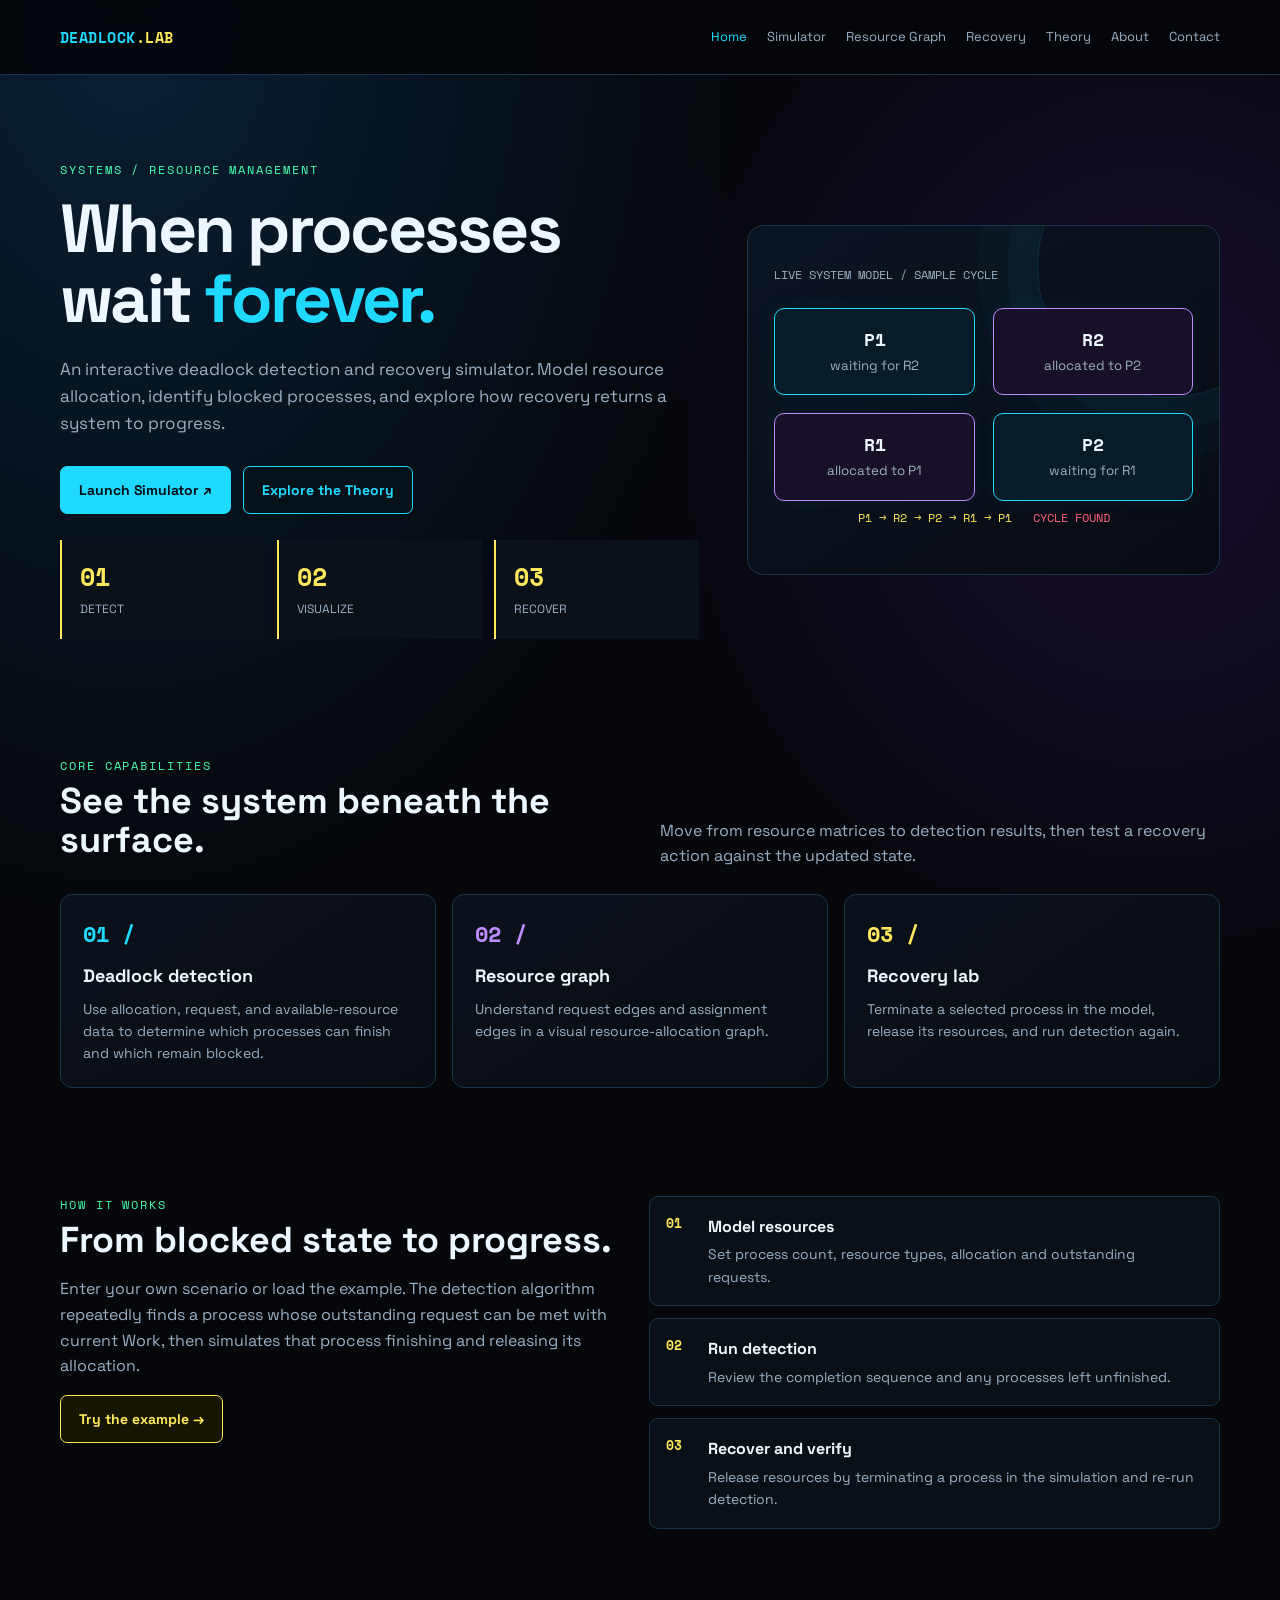
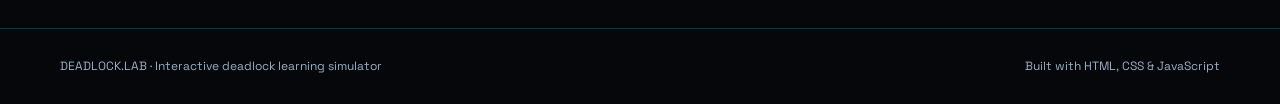
<file: Hackathon/Deadlock-Detection-Recovery-Simulator/index.html>
<!doctype html><html lang="en"><head><meta charset="utf-8"><meta name="viewport" content="width=device-width,initial-scale=1"><meta name="description" content="Interactive deadlock detection and recovery simulator"><title>Home | DEADLOCK.LAB</title><link rel="stylesheet" href="css/style.css"></head><body>
<header class="topbar"><div class="wrap nav">
<a class="brand" href="index.html">DEADLOCK<span>.LAB</span></a>
<button class="menu-btn" onclick="document.querySelector('.navlinks').classList.toggle('open')">MENU ☰</button>
<nav class="navlinks">
<a class="active" href="index.html">Home</a><a href="simulator.html">Simulator</a><a href="resource-graph.html">Resource Graph</a><a href="recovery.html">Recovery</a><a href="theory.html">Theory</a><a href="about.html">About</a><a href="contact.html">Contact</a>
</nav></div></header>
<main>
<section class="wrap hero"><div><div class="eyebrow">SYSTEMS / RESOURCE MANAGEMENT</div><h1>When processes<br>wait <em>forever.</em></h1><p>An interactive deadlock detection and recovery simulator. Model resource allocation, identify blocked processes, and explore how recovery returns a system to progress.</p><div class="actions"><a class="btn primary" href="simulator.html">Launch Simulator ↗</a><a class="btn" href="theory.html">Explore the Theory</a></div><div class="stats"><div class="stat"><strong>01</strong><span>DETECT</span></div><div class="stat"><strong>02</strong><span>VISUALIZE</span></div><div class="stat"><strong>03</strong><span>RECOVER</span></div></div></div>
<div class="hero-art"><div class="art-title">LIVE SYSTEM MODEL / SAMPLE CYCLE</div><div class="graph"><div class="node"><b>P1</b><small>waiting for R2</small></div><div class="node resource"><b>R2</b><small>allocated to P2</small></div><div class="node resource"><b>R1</b><small>allocated to P1</small></div><div class="node"><b>P2</b><small>waiting for R1</small></div></div><div class="graph-arrows">P1 → R2 → P2 → R1 → P1 &nbsp; <span style="color:var(--red)">CYCLE FOUND</span></div></div></section>
<section class="section"><div class="wrap"><div class="section-head"><div><div class="eyebrow">CORE CAPABILITIES</div><h2>See the system beneath the surface.</h2></div><p>Move from resource matrices to detection results, then test a recovery action against the updated state.</p></div><div class="grid3">
<article class="card"><div class="icon">01 /</div><h3>Deadlock detection</h3><p>Use allocation, request, and available-resource data to determine which processes can finish and which remain blocked.</p></article>
<article class="card"><div class="icon" style="color:var(--purple)">02 /</div><h3>Resource graph</h3><p>Understand request edges and assignment edges in a visual resource-allocation graph.</p></article>
<article class="card"><div class="icon" style="color:var(--yellow)">03 /</div><h3>Recovery lab</h3><p>Terminate a selected process in the model, release its resources, and run detection again.</p></article></div></div></section>
<section class="section"><div class="wrap two"><div><div class="eyebrow">HOW IT WORKS</div><h2>From blocked state to progress.</h2><p class="muted">Enter your own scenario or load the example. The detection algorithm repeatedly finds a process whose outstanding request can be met with current Work, then simulates that process finishing and releasing its allocation.</p><a class="btn yellow" href="simulator.html">Try the example →</a></div><div class="steps"><div class="step"><b>Model resources</b><p>Set process count, resource types, allocation and outstanding requests.</p></div><div class="step"><b>Run detection</b><p>Review the completion sequence and any processes left unfinished.</p></div><div class="step"><b>Recover and verify</b><p>Release resources by terminating a process in the simulation and re-run detection.</p></div></div></div></section>
</main><footer class="footer"><div class="wrap"><span>DEADLOCK.LAB · Interactive deadlock learning simulator</span><span>Built with HTML, CSS & JavaScript</span></div></footer><script src="js/app.js"></script></body></html>
</file>
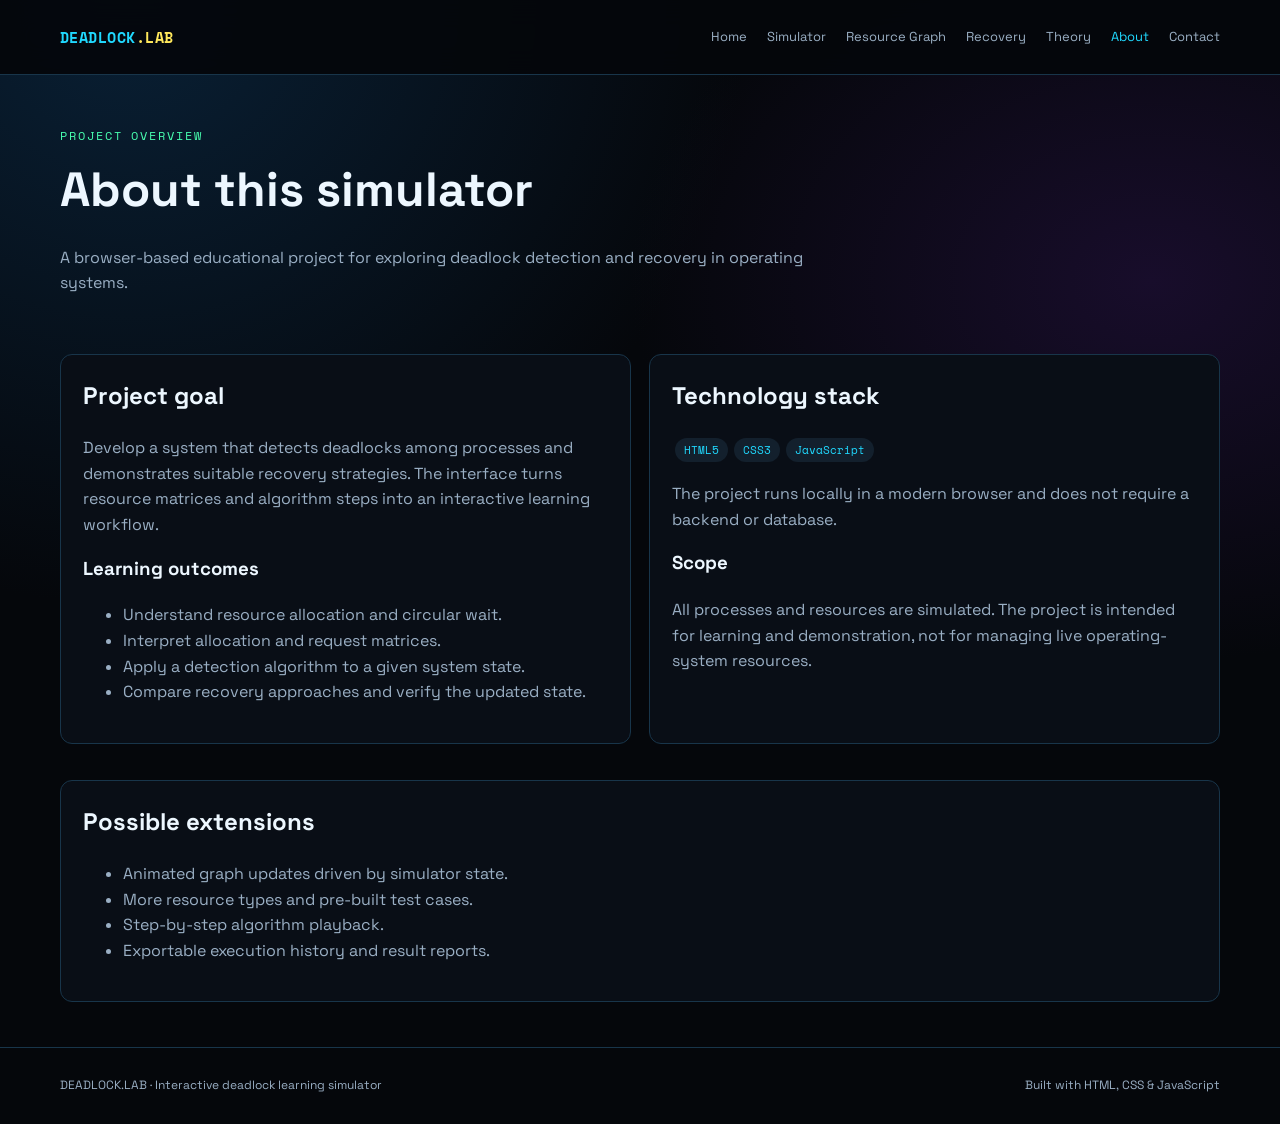
<file: Hackathon/Deadlock-Detection-Recovery-Simulator/about.html>
<!doctype html><html lang="en"><head><meta charset="utf-8"><meta name="viewport" content="width=device-width,initial-scale=1"><meta name="description" content="Interactive deadlock detection and recovery simulator"><title>About | DEADLOCK.LAB</title><link rel="stylesheet" href="css/style.css"></head><body>
<header class="topbar"><div class="wrap nav">
<a class="brand" href="index.html">DEADLOCK<span>.LAB</span></a>
<button class="menu-btn" onclick="document.querySelector('.navlinks').classList.toggle('open')">MENU ☰</button>
<nav class="navlinks">
<a href="index.html">Home</a><a href="simulator.html">Simulator</a><a href="resource-graph.html">Resource Graph</a><a href="recovery.html">Recovery</a><a href="theory.html">Theory</a><a class="active" href="about.html">About</a><a href="contact.html">Contact</a>
</nav></div></header>
<main>
<section class="wrap pagehead"><div class="eyebrow">PROJECT OVERVIEW</div><h1>About this simulator</h1><p>A browser-based educational project for exploring deadlock detection and recovery in operating systems.</p></section>
<section class="wrap"><div class="two"><div class="panel"><h2>Project goal</h2><p class="muted">Develop a system that detects deadlocks among processes and demonstrates suitable recovery strategies. The interface turns resource matrices and algorithm steps into an interactive learning workflow.</p><h3>Learning outcomes</h3><ul class="muted"><li>Understand resource allocation and circular wait.</li><li>Interpret allocation and request matrices.</li><li>Apply a detection algorithm to a given system state.</li><li>Compare recovery approaches and verify the updated state.</li></ul></div><div class="panel"><h2>Technology stack</h2><p><span class="pill">HTML5</span><span class="pill">CSS3</span><span class="pill">JavaScript</span></p><p class="muted">The project runs locally in a modern browser and does not require a backend or database.</p><h3>Scope</h3><p class="muted">All processes and resources are simulated. The project is intended for learning and demonstration, not for managing live operating-system resources.</p></div></div><div class="panel"><h2>Possible extensions</h2><ul class="muted"><li>Animated graph updates driven by simulator state.</li><li>More resource types and pre-built test cases.</li><li>Step-by-step algorithm playback.</li><li>Exportable execution history and result reports.</li></ul></div></section>
</main><footer class="footer"><div class="wrap"><span>DEADLOCK.LAB · Interactive deadlock learning simulator</span><span>Built with HTML, CSS & JavaScript</span></div></footer><script src="js/app.js"></script></body></html>
</file>
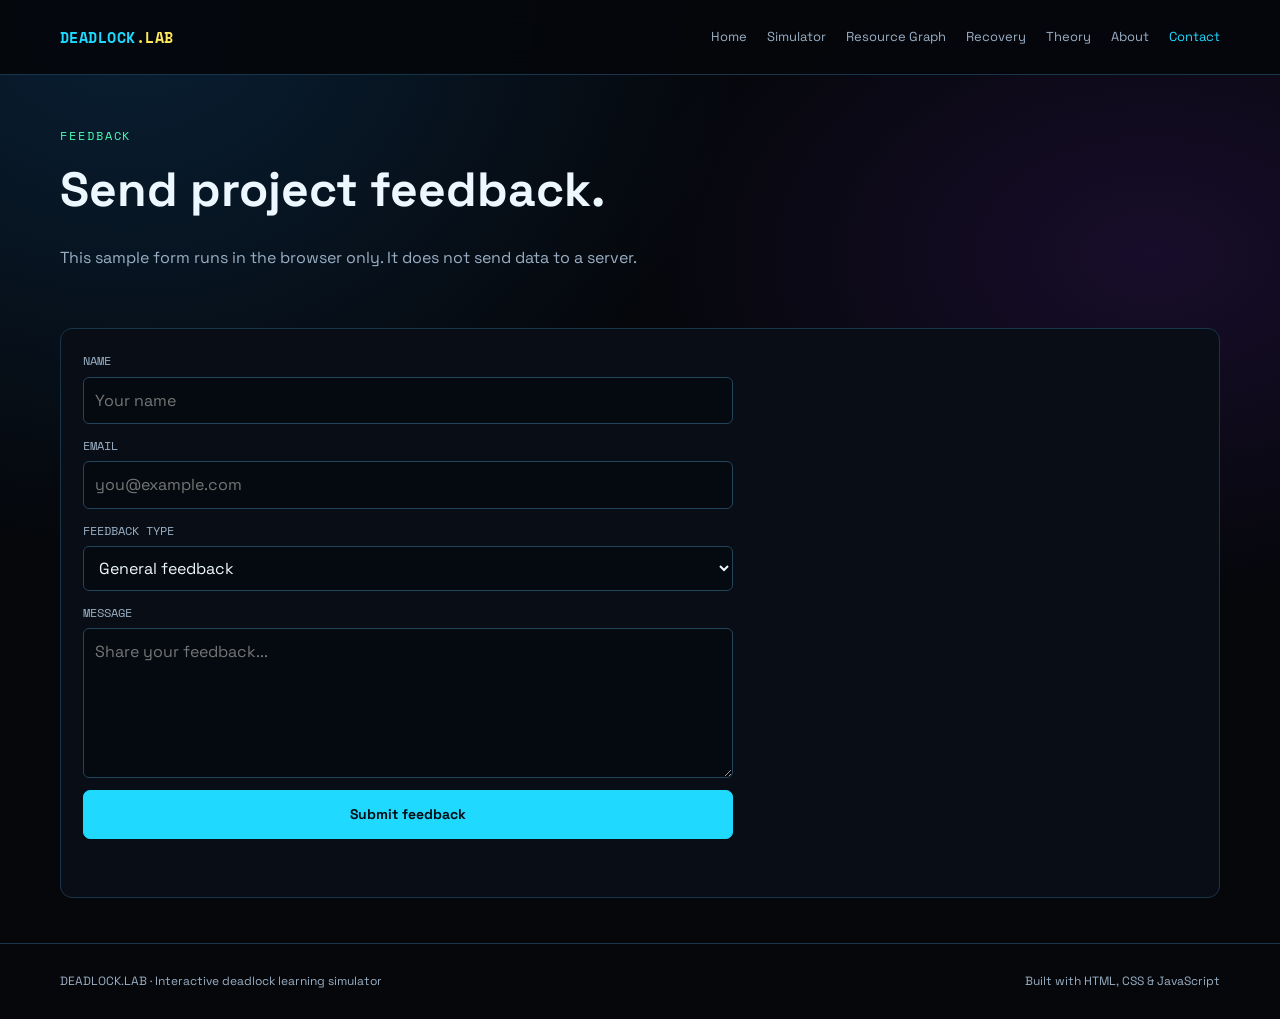
<file: Hackathon/Deadlock-Detection-Recovery-Simulator/contact.html>
<!doctype html><html lang="en"><head><meta charset="utf-8"><meta name="viewport" content="width=device-width,initial-scale=1"><meta name="description" content="Interactive deadlock detection and recovery simulator"><title>Contact | DEADLOCK.LAB</title><link rel="stylesheet" href="css/style.css"></head><body>
<header class="topbar"><div class="wrap nav">
<a class="brand" href="index.html">DEADLOCK<span>.LAB</span></a>
<button class="menu-btn" onclick="document.querySelector('.navlinks').classList.toggle('open')">MENU ☰</button>
<nav class="navlinks">
<a href="index.html">Home</a><a href="simulator.html">Simulator</a><a href="resource-graph.html">Resource Graph</a><a href="recovery.html">Recovery</a><a href="theory.html">Theory</a><a href="about.html">About</a><a class="active" href="contact.html">Contact</a>
</nav></div></header>
<main>
<section class="wrap pagehead"><div class="eyebrow">FEEDBACK</div><h1>Send project feedback.</h1><p>This sample form runs in the browser only. It does not send data to a server.</p></section>
<section class="wrap"><div class="panel"><form class="contact-form" id="feedback-form"><div class="field"><label for="feedback-name">NAME</label><input id="feedback-name" required placeholder="Your name"></div><div class="field"><label for="feedback-email">EMAIL</label><input id="feedback-email" type="email" placeholder="you@example.com"></div><div class="field"><label for="feedback-type">FEEDBACK TYPE</label><select id="feedback-type"><option>General feedback</option><option>Bug report</option><option>Feature suggestion</option></select></div><div class="field"><label for="feedback-message">MESSAGE</label><textarea id="feedback-message" rows="5" required placeholder="Share your feedback..."></textarea></div><button class="btn primary" type="submit">Submit feedback</button><p id="feedback-status" class="small" aria-live="polite"></p></form></div></section>
</main><footer class="footer"><div class="wrap"><span>DEADLOCK.LAB · Interactive deadlock learning simulator</span><span>Built with HTML, CSS & JavaScript</span></div></footer><script src="js/app.js"></script></body></html>
</file>
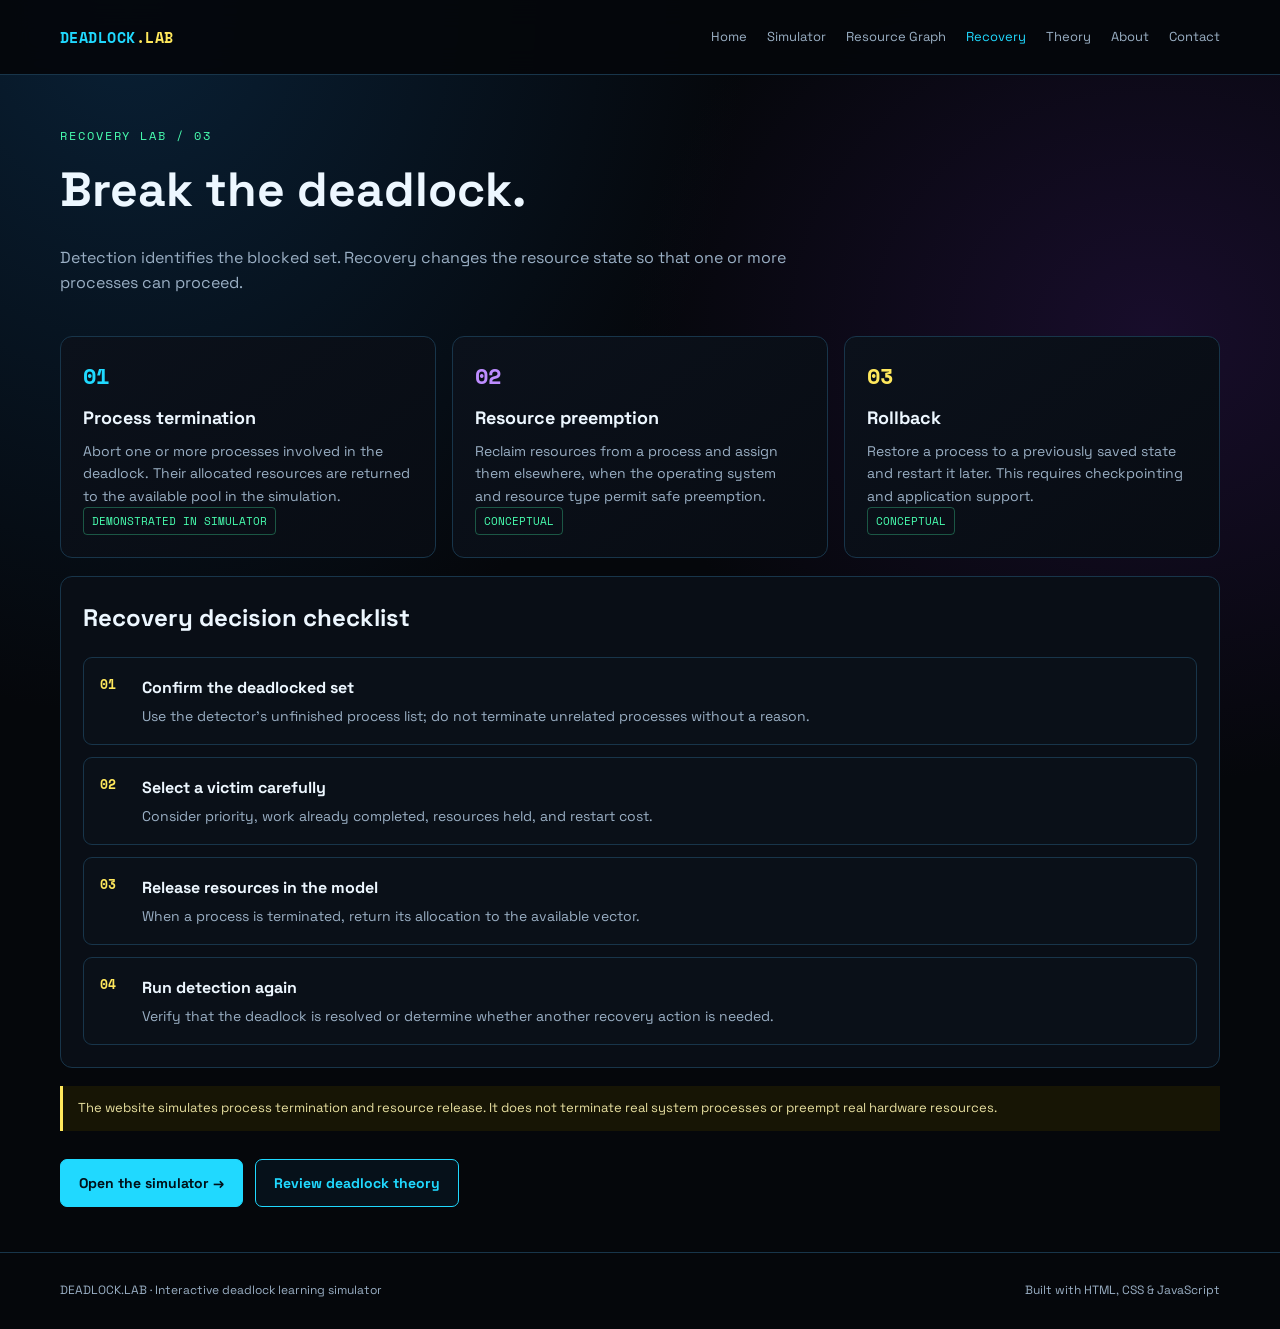
<file: Hackathon/Deadlock-Detection-Recovery-Simulator/recovery.html>
<!doctype html><html lang="en"><head><meta charset="utf-8"><meta name="viewport" content="width=device-width,initial-scale=1"><meta name="description" content="Interactive deadlock detection and recovery simulator"><title>Recovery | DEADLOCK.LAB</title><link rel="stylesheet" href="css/style.css"></head><body>
<header class="topbar"><div class="wrap nav">
<a class="brand" href="index.html">DEADLOCK<span>.LAB</span></a>
<button class="menu-btn" onclick="document.querySelector('.navlinks').classList.toggle('open')">MENU ☰</button>
<nav class="navlinks">
<a href="index.html">Home</a><a href="simulator.html">Simulator</a><a href="resource-graph.html">Resource Graph</a><a class="active" href="recovery.html">Recovery</a><a href="theory.html">Theory</a><a href="about.html">About</a><a href="contact.html">Contact</a>
</nav></div></header>
<main>
<section class="wrap pagehead"><div class="eyebrow">RECOVERY LAB / 03</div><h1>Break the deadlock.</h1><p>Detection identifies the blocked set. Recovery changes the resource state so that one or more processes can proceed.</p></section>
<section class="wrap">
<div class="grid3"><article class="card"><div class="icon">01</div><h3>Process termination</h3><p>Abort one or more processes involved in the deadlock. Their allocated resources are returned to the available pool in the simulation.</p><span class="tag">DEMONSTRATED IN SIMULATOR</span></article><article class="card"><div class="icon" style="color:var(--purple)">02</div><h3>Resource preemption</h3><p>Reclaim resources from a process and assign them elsewhere, when the operating system and resource type permit safe preemption.</p><span class="tag">CONCEPTUAL</span></article><article class="card"><div class="icon" style="color:var(--yellow)">03</div><h3>Rollback</h3><p>Restore a process to a previously saved state and restart it later. This requires checkpointing and application support.</p><span class="tag">CONCEPTUAL</span></article></div>
<div class="panel"><h2>Recovery decision checklist</h2><div class="steps"><div class="step"><b>Confirm the deadlocked set</b><p>Use the detector's unfinished process list; do not terminate unrelated processes without a reason.</p></div><div class="step"><b>Select a victim carefully</b><p>Consider priority, work already completed, resources held, and restart cost.</p></div><div class="step"><b>Release resources in the model</b><p>When a process is terminated, return its allocation to the available vector.</p></div><div class="step"><b>Run detection again</b><p>Verify that the deadlock is resolved or determine whether another recovery action is needed.</p></div></div></div>
<div class="notice">The website simulates process termination and resource release. It does not terminate real system processes or preempt real hardware resources.</div>
<div class="actions"><a class="btn primary" href="simulator.html">Open the simulator →</a><a class="btn" href="theory.html">Review deadlock theory</a></div>
</section>
</main><footer class="footer"><div class="wrap"><span>DEADLOCK.LAB · Interactive deadlock learning simulator</span><span>Built with HTML, CSS & JavaScript</span></div></footer><script src="js/app.js"></script></body></html>
</file>
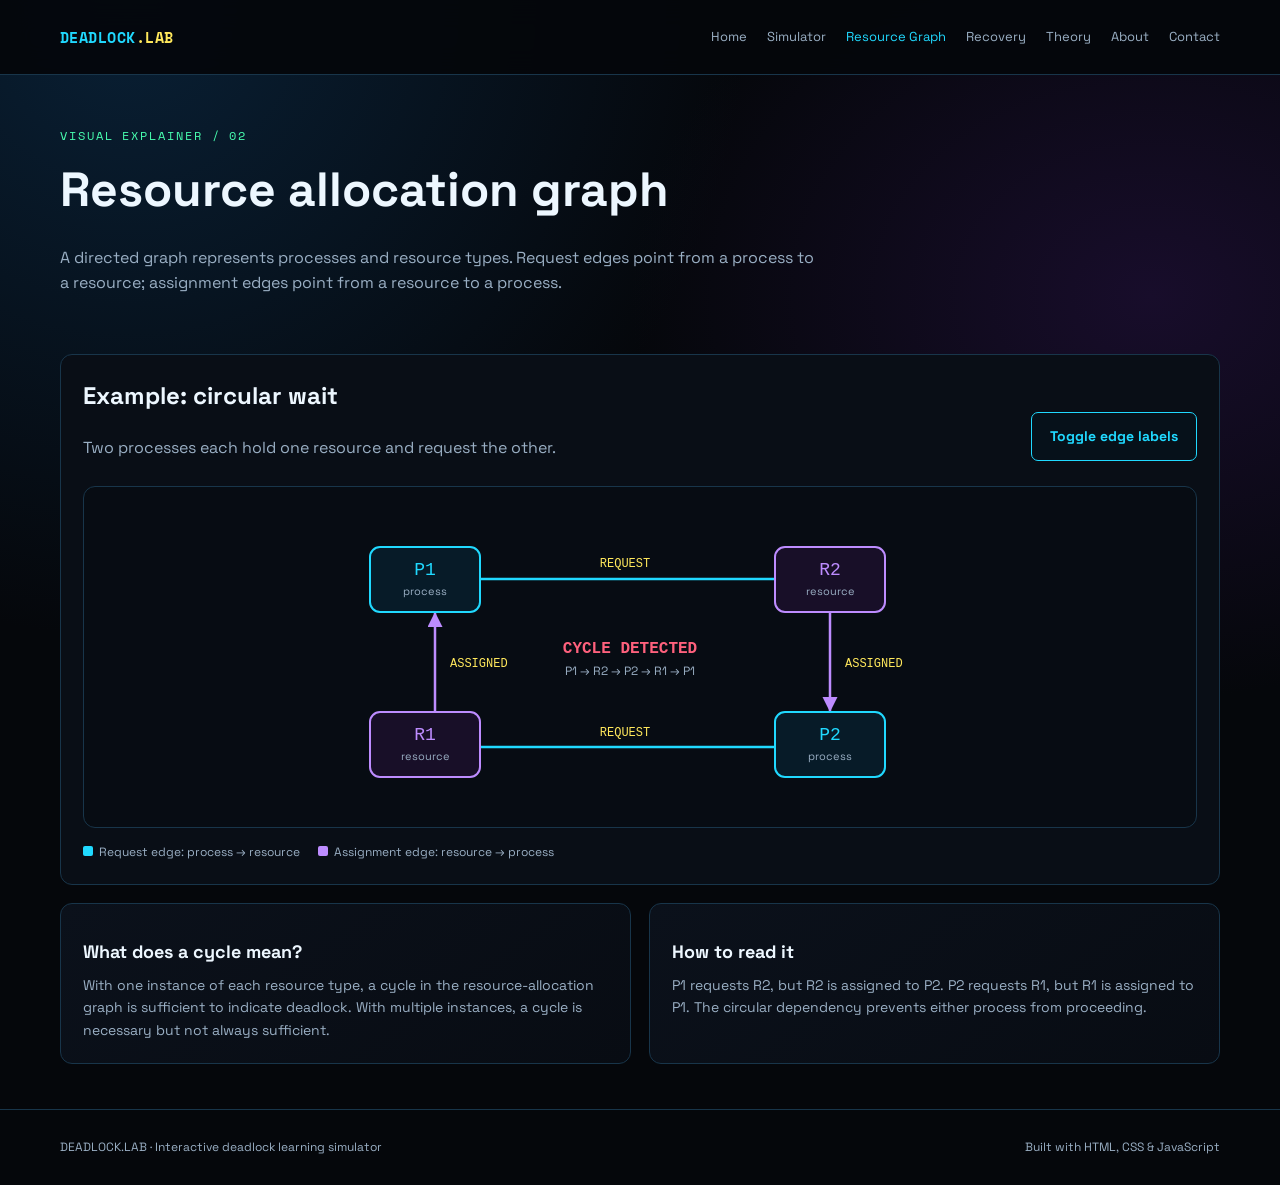
<file: Hackathon/Deadlock-Detection-Recovery-Simulator/resource-graph.html>
<!doctype html><html lang="en"><head><meta charset="utf-8"><meta name="viewport" content="width=device-width,initial-scale=1"><meta name="description" content="Interactive deadlock detection and recovery simulator"><title>Resource Graph | DEADLOCK.LAB</title><link rel="stylesheet" href="css/style.css"></head><body>
<header class="topbar"><div class="wrap nav">
<a class="brand" href="index.html">DEADLOCK<span>.LAB</span></a>
<button class="menu-btn" onclick="document.querySelector('.navlinks').classList.toggle('open')">MENU ☰</button>
<nav class="navlinks">
<a href="index.html">Home</a><a href="simulator.html">Simulator</a><a class="active" href="resource-graph.html">Resource Graph</a><a href="recovery.html">Recovery</a><a href="theory.html">Theory</a><a href="about.html">About</a><a href="contact.html">Contact</a>
</nav></div></header>
<main>
<section class="wrap pagehead"><div class="eyebrow">VISUAL EXPLAINER / 02</div><h1>Resource allocation graph</h1><p>A directed graph represents processes and resource types. Request edges point from a process to a resource; assignment edges point from a resource to a process.</p></section>
<section class="wrap">
<div class="panel"><div class="section-head"><div><h2>Example: circular wait</h2><p>Two processes each hold one resource and request the other.</p></div><button class="btn" id="toggle-graph-labels">Toggle edge labels</button></div>
<div class="graph-stage"><svg viewBox="0 0 760 340" role="img" aria-label="Resource allocation graph with a cycle"><defs><marker id="arrowCyan" markerWidth="8" markerHeight="8" refX="6" refY="3" orient="auto"><path d="M0,0 L6,3 L0,6 Z" fill="#20d9ff"/></marker><marker id="arrowPurple" markerWidth="8" markerHeight="8" refX="6" refY="3" orient="auto"><path d="M0,0 L6,3 L0,6 Z" fill="#bd8cff"/></marker></defs>
<path d="M190 92 L555 92" stroke="#20d9ff" stroke-width="2.5" marker-end="url(#arrowCyan)"/><path d="M570 125 L570 225" stroke="#bd8cff" stroke-width="2.5" marker-end="url(#arrowPurple)"/><path d="M540 260 L205 260" stroke="#20d9ff" stroke-width="2.5" marker-end="url(#arrowCyan)"/><path d="M175 225 L175 125" stroke="#bd8cff" stroke-width="2.5" marker-end="url(#arrowPurple)"/>
<rect x="110" y="60" width="110" height="65" rx="10" fill="#071b28" stroke="#20d9ff" stroke-width="2"/><text x="165" y="88" fill="#20d9ff" font-size="18" text-anchor="middle" font-family="monospace">P1</text><text x="165" y="108" fill="#9aafc4" font-size="11" text-anchor="middle">process</text>
<rect x="515" y="60" width="110" height="65" rx="10" fill="#180f28" stroke="#bd8cff" stroke-width="2"/><text x="570" y="88" fill="#bd8cff" font-size="18" text-anchor="middle" font-family="monospace">R2</text><text x="570" y="108" fill="#9aafc4" font-size="11" text-anchor="middle">resource</text>
<rect x="515" y="225" width="110" height="65" rx="10" fill="#071b28" stroke="#20d9ff" stroke-width="2"/><text x="570" y="253" fill="#20d9ff" font-size="18" text-anchor="middle" font-family="monospace">P2</text><text x="570" y="273" fill="#9aafc4" font-size="11" text-anchor="middle">process</text>
<rect x="110" y="225" width="110" height="65" rx="10" fill="#180f28" stroke="#bd8cff" stroke-width="2"/><text x="165" y="253" fill="#bd8cff" font-size="18" text-anchor="middle" font-family="monospace">R1</text><text x="165" y="273" fill="#9aafc4" font-size="11" text-anchor="middle">resource</text>
<g id="edge-labels" fill="#ffe85c" font-family="monospace" font-size="12"><text x="365" y="80" text-anchor="middle">REQUEST</text><text x="585" y="180">ASSIGNED</text><text x="365" y="249" text-anchor="middle">REQUEST</text><text x="190" y="180">ASSIGNED</text></g>
<text x="370" y="166" text-anchor="middle" fill="#ff617d" font-family="monospace" font-size="16" font-weight="bold">CYCLE DETECTED</text><text x="370" y="188" text-anchor="middle" fill="#9aafc4" font-size="12">P1 → R2 → P2 → R1 → P1</text>
</svg></div>
<div class="legend" style="margin-top:15px"><span><i style="background:var(--cyan)"></i>Request edge: process → resource</span><span><i style="background:var(--purple)"></i>Assignment edge: resource → process</span></div>
</div>
<div class="two"><div class="card"><h3>What does a cycle mean?</h3><p>With one instance of each resource type, a cycle in the resource-allocation graph is sufficient to indicate deadlock. With multiple instances, a cycle is necessary but not always sufficient.</p></div><div class="card"><h3>How to read it</h3><p>P1 requests R2, but R2 is assigned to P2. P2 requests R1, but R1 is assigned to P1. The circular dependency prevents either process from proceeding.</p></div></div>
</section>
</main><footer class="footer"><div class="wrap"><span>DEADLOCK.LAB · Interactive deadlock learning simulator</span><span>Built with HTML, CSS & JavaScript</span></div></footer><script src="js/app.js"></script></body></html>
</file>
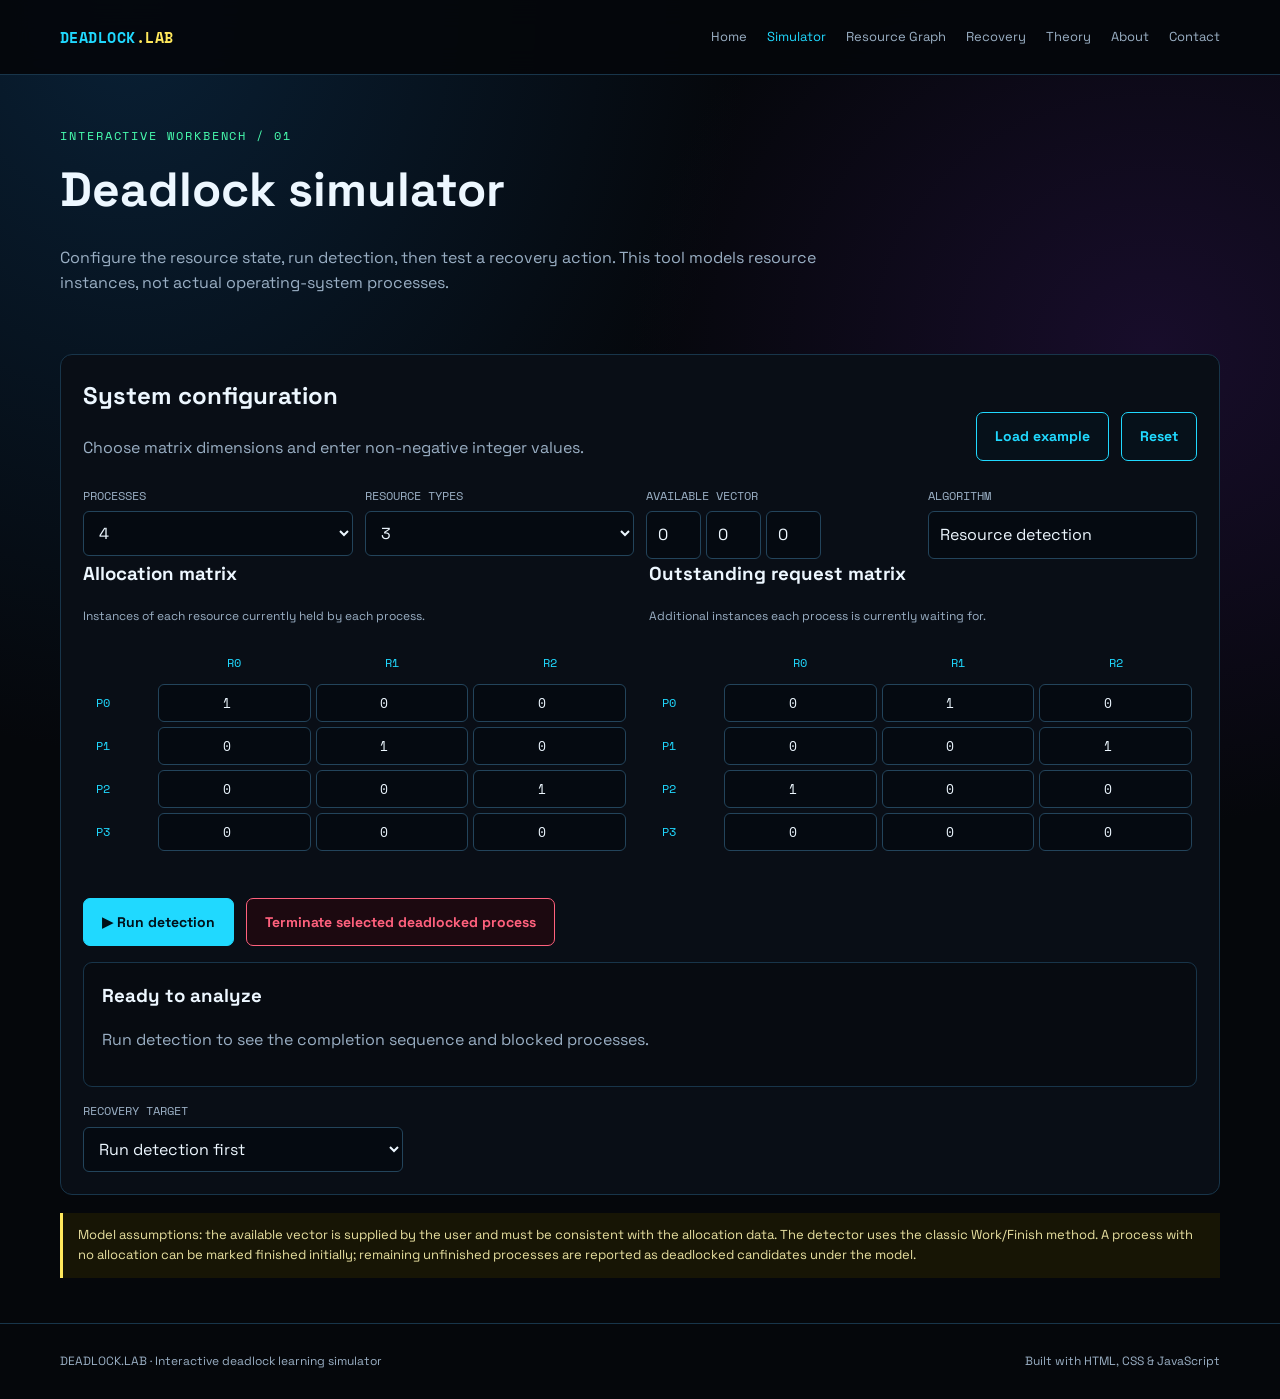
<file: Hackathon/Deadlock-Detection-Recovery-Simulator/simulator.html>
<!doctype html><html lang="en"><head><meta charset="utf-8"><meta name="viewport" content="width=device-width,initial-scale=1"><meta name="description" content="Interactive deadlock detection and recovery simulator"><title>Simulator | DEADLOCK.LAB</title><link rel="stylesheet" href="css/style.css"></head><body>
<header class="topbar"><div class="wrap nav">
<a class="brand" href="index.html">DEADLOCK<span>.LAB</span></a>
<button class="menu-btn" onclick="document.querySelector('.navlinks').classList.toggle('open')">MENU ☰</button>
<nav class="navlinks">
<a href="index.html">Home</a><a class="active" href="simulator.html">Simulator</a><a href="resource-graph.html">Resource Graph</a><a href="recovery.html">Recovery</a><a href="theory.html">Theory</a><a href="about.html">About</a><a href="contact.html">Contact</a>
</nav></div></header>
<main>
<section class="wrap pagehead"><div class="eyebrow">INTERACTIVE WORKBENCH / 01</div><h1>Deadlock simulator</h1><p>Configure the resource state, run detection, then test a recovery action. This tool models resource instances, not actual operating-system processes.</p></section>
<section class="wrap">
<div class="panel"><div class="section-head"><div><h2>System configuration</h2><p>Choose matrix dimensions and enter non-negative integer values.</p></div><div class="actions" style="margin-top:0"><button class="btn" id="load-example">Load example</button><button class="btn" id="reset-sim">Reset</button></div></div>
<div class="formgrid"><div class="field"><label for="p-count">PROCESSES</label><select id="p-count"><option>2</option><option>3</option><option selected>4</option><option>5</option></select></div><div class="field"><label for="r-count">RESOURCE TYPES</label><select id="r-count"><option>2</option><option selected>3</option><option>4</option></select></div><div class="field"><label>AVAILABLE VECTOR</label><div id="available-fields" style="display:flex;gap:5px"></div></div><div class="field"><label>ALGORITHM</label><input value="Resource detection" disabled></div></div>
<div class="two"><div><h3>Allocation matrix</h3><p class="small">Instances of each resource currently held by each process.</p><div id="allocation-matrix" class="matrix-wrap"></div></div><div><h3>Outstanding request matrix</h3><p class="small">Additional instances each process is currently waiting for.</p><div id="request-matrix" class="matrix-wrap"></div></div></div>
<div class="actions"><button class="btn primary" id="run-detection">▶ Run detection</button><button class="btn danger" id="recover-process">Terminate selected deadlocked process</button></div>
<div id="sim-result" class="result"><h3>Ready to analyze</h3><p class="muted">Load the example or enter a resource state, then select Run detection.</p></div>
<div class="field" style="max-width:320px;margin-top:14px"><label for="recovery-target">RECOVERY TARGET</label><select id="recovery-target"><option value="">Run detection first</option></select></div>
</div>
<div class="notice">Model assumptions: the available vector is supplied by the user and must be consistent with the allocation data. The detector uses the classic Work/Finish method. A process with no allocation can be marked finished initially; remaining unfinished processes are reported as deadlocked candidates under the model.</div>
</section>
</main><footer class="footer"><div class="wrap"><span>DEADLOCK.LAB · Interactive deadlock learning simulator</span><span>Built with HTML, CSS & JavaScript</span></div></footer><script src="js/app.js"></script></body></html>
</file>
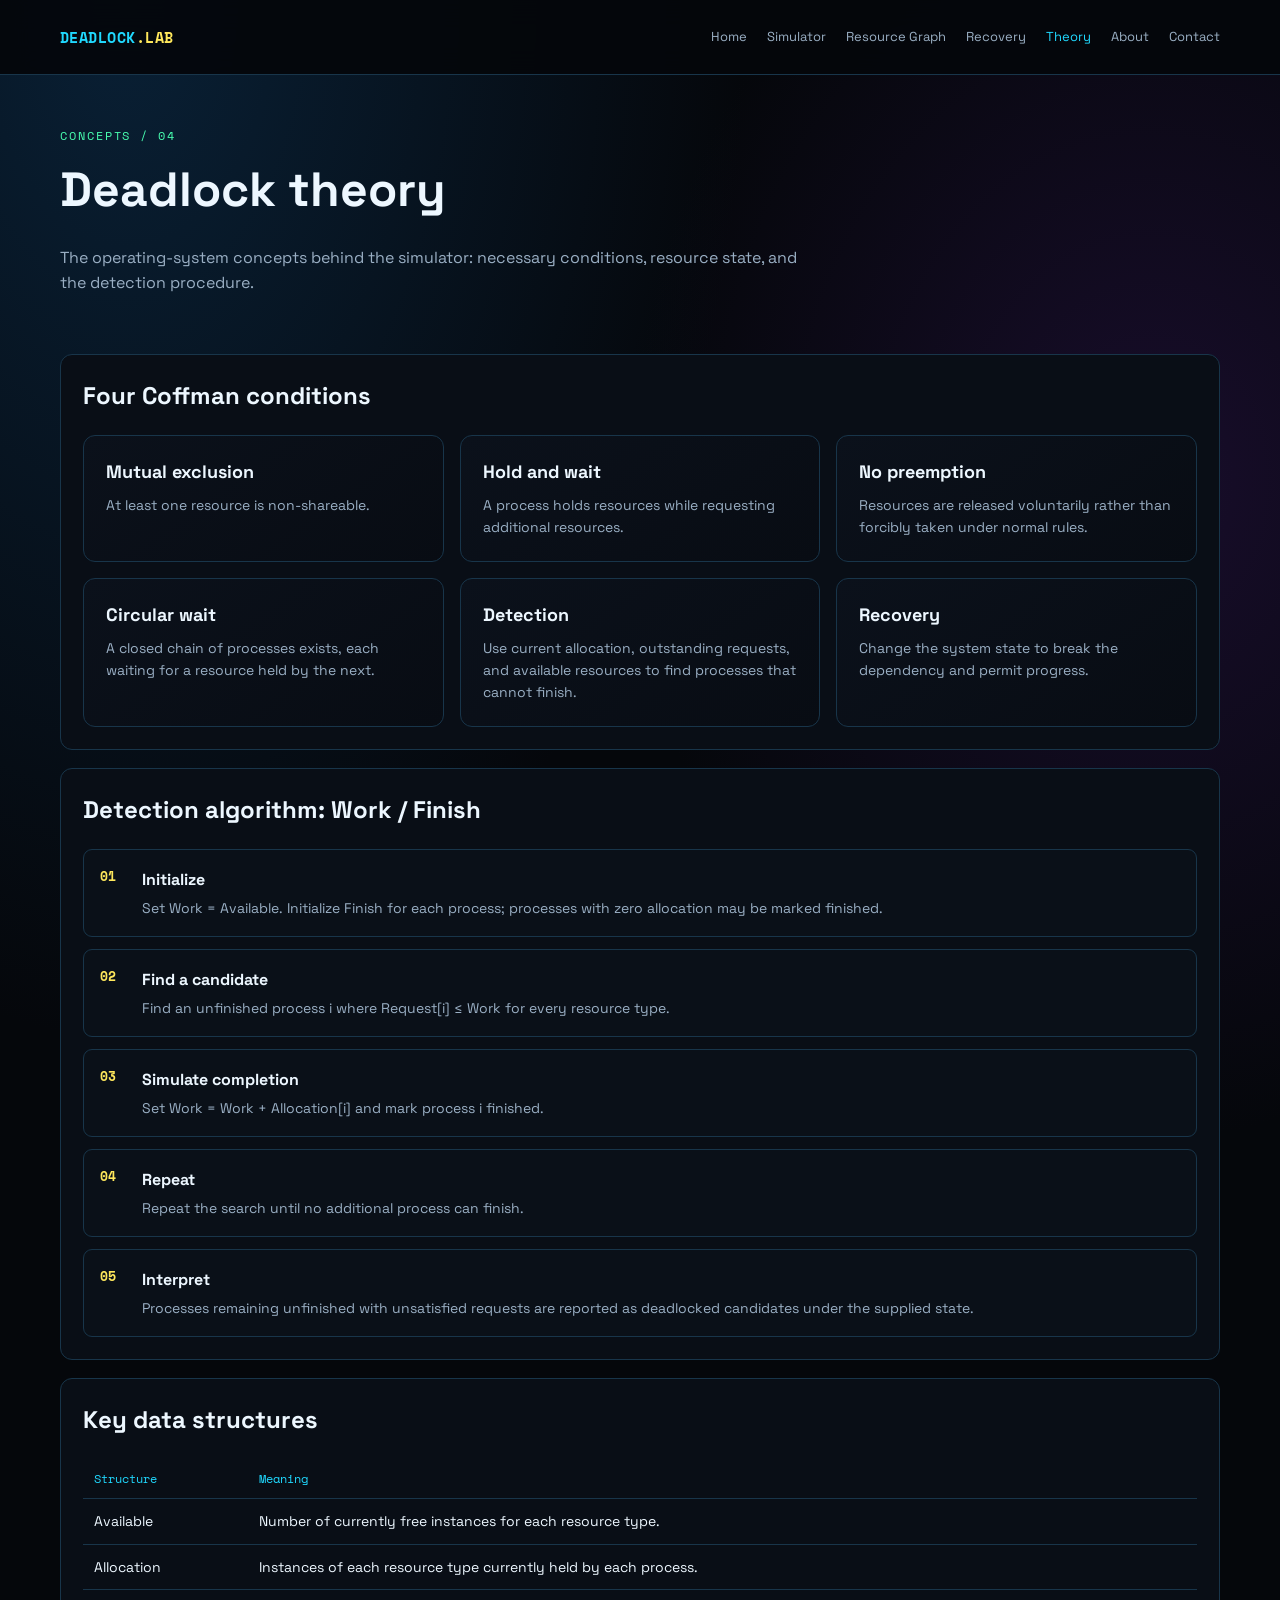
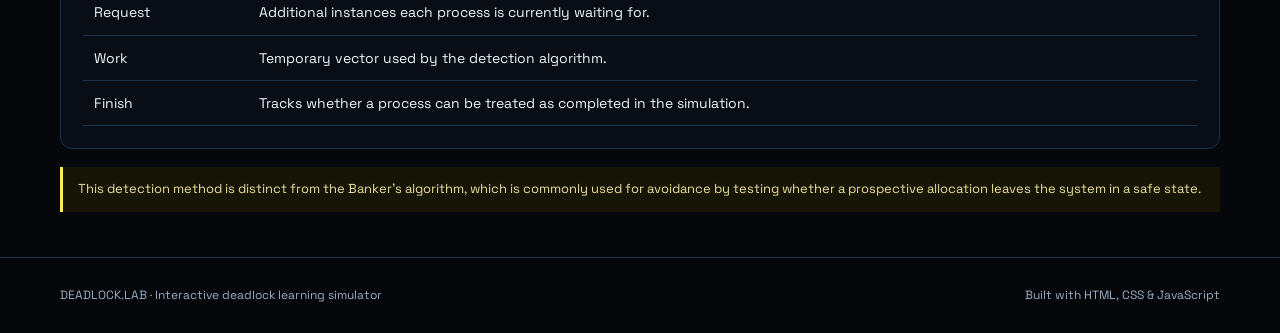
<file: Hackathon/Deadlock-Detection-Recovery-Simulator/theory.html>
<!doctype html><html lang="en"><head><meta charset="utf-8"><meta name="viewport" content="width=device-width,initial-scale=1"><meta name="description" content="Interactive deadlock detection and recovery simulator"><title>Theory | DEADLOCK.LAB</title><link rel="stylesheet" href="css/style.css"></head><body>
<header class="topbar"><div class="wrap nav">
<a class="brand" href="index.html">DEADLOCK<span>.LAB</span></a>
<button class="menu-btn" onclick="document.querySelector('.navlinks').classList.toggle('open')">MENU ☰</button>
<nav class="navlinks">
<a href="index.html">Home</a><a href="simulator.html">Simulator</a><a href="resource-graph.html">Resource Graph</a><a href="recovery.html">Recovery</a><a class="active" href="theory.html">Theory</a><a href="about.html">About</a><a href="contact.html">Contact</a>
</nav></div></header>
<main>
<section class="wrap pagehead"><div class="eyebrow">CONCEPTS / 04</div><h1>Deadlock theory</h1><p>The operating-system concepts behind the simulator: necessary conditions, resource state, and the detection procedure.</p></section>
<section class="wrap">
<div class="panel"><h2>Four Coffman conditions</h2><div class="grid3"><article class="card"><h3>Mutual exclusion</h3><p>At least one resource is non-shareable.</p></article><article class="card"><h3>Hold and wait</h3><p>A process holds resources while requesting additional resources.</p></article><article class="card"><h3>No preemption</h3><p>Resources are released voluntarily rather than forcibly taken under normal rules.</p></article><article class="card"><h3>Circular wait</h3><p>A closed chain of processes exists, each waiting for a resource held by the next.</p></article><article class="card"><h3>Detection</h3><p>Use current allocation, outstanding requests, and available resources to find processes that cannot finish.</p></article><article class="card"><h3>Recovery</h3><p>Change the system state to break the dependency and permit progress.</p></article></div></div>
<div class="panel"><h2>Detection algorithm: Work / Finish</h2><div class="steps"><div class="step"><b>Initialize</b><p>Set Work = Available. Initialize Finish for each process; processes with zero allocation may be marked finished.</p></div><div class="step"><b>Find a candidate</b><p>Find an unfinished process i where Request[i] ≤ Work for every resource type.</p></div><div class="step"><b>Simulate completion</b><p>Set Work = Work + Allocation[i] and mark process i finished.</p></div><div class="step"><b>Repeat</b><p>Repeat the search until no additional process can finish.</p></div><div class="step"><b>Interpret</b><p>Processes remaining unfinished with unsatisfied requests are reported as deadlocked candidates under the supplied state.</p></div></div></div>
<div class="panel"><h2>Key data structures</h2><table class="table"><thead><tr><th>Structure</th><th>Meaning</th></tr></thead><tbody><tr><td>Available</td><td>Number of currently free instances for each resource type.</td></tr><tr><td>Allocation</td><td>Instances of each resource type currently held by each process.</td></tr><tr><td>Request</td><td>Additional instances each process is currently waiting for.</td></tr><tr><td>Work</td><td>Temporary vector used by the detection algorithm.</td></tr><tr><td>Finish</td><td>Tracks whether a process can be treated as completed in the simulation.</td></tr></tbody></table></div>
<div class="notice">This detection method is distinct from the Banker's algorithm, which is commonly used for avoidance by testing whether a prospective allocation leaves the system in a safe state.</div>
</section>
</main><footer class="footer"><div class="wrap"><span>DEADLOCK.LAB · Interactive deadlock learning simulator</span><span>Built with HTML, CSS & JavaScript</span></div></footer><script src="js/app.js"></script></body></html>
</file>
<file: Hackathon/Deadlock-Detection-Recovery-Simulator/css/style.css>
@import url('https://fonts.googleapis.com/css2?family=Space+Mono:wght@400;700&family=Space+Grotesk:wght@400;500;600;700&display=swap');
:root{--bg:#05070b;--panel:#0b111b;--panel2:#0e1724;--cyan:#20d9ff;--yellow:#ffe85c;--green:#48ffb0;--purple:#bd8cff;--red:#ff617d;--text:#edf7ff;--muted:#9aafc4;--line:#18354a;--mono:'Space Mono',monospace;--sans:'Space Grotesk',sans-serif}
*{box-sizing:border-box}html{scroll-behavior:smooth}body{margin:0;background:var(--bg);color:var(--text);font-family:var(--sans);line-height:1.6;background-image:radial-gradient(ellipse at 10% 0%,#092035 0,transparent 38%),radial-gradient(ellipse at 90% 25%,#180d2b 0,transparent 32%)}a{color:inherit;text-decoration:none}button,input,select,textarea{font:inherit}button,a.btn{cursor:pointer}.wrap{width:min(1160px,92%);margin:auto}.topbar{position:sticky;top:0;z-index:20;background:#05070beF;border-bottom:1px solid var(--line);backdrop-filter:blur(14px)}.nav{display:flex;align-items:center;justify-content:space-between;gap:20px;min-height:74px}.brand{font:700 15px var(--mono);letter-spacing:.03em;color:var(--cyan)}.brand span{color:var(--yellow)}.navlinks{display:flex;gap:20px;align-items:center;flex-wrap:wrap}.navlinks a{font-size:13px;color:var(--muted)}.navlinks a:hover,.navlinks a.active{color:var(--cyan)}.menu-btn{display:none;background:none;border:1px solid var(--line);color:var(--cyan);padding:6px 10px}.hero{padding:86px 0 64px;display:grid;grid-template-columns:1.15fr .85fr;gap:48px;align-items:center}.eyebrow{font:12px var(--mono);color:var(--green);letter-spacing:.16em;text-transform:uppercase}.hero h1{font-size:clamp(38px,6vw,68px);line-height:1.03;margin:16px 0 22px;letter-spacing:-.04em}.hero h1 em{font-style:normal;color:var(--cyan)}.hero p{max-width:640px;color:var(--muted);font-size:17px}.actions{display:flex;gap:12px;flex-wrap:wrap;margin-top:28px}.btn{display:inline-flex;align-items:center;justify-content:center;padding:12px 18px;border:1px solid var(--cyan);color:var(--cyan);background:#06111a;border-radius:7px;font-weight:700;font-size:14px;transition:.2s}.btn.primary{background:var(--cyan);color:#001019}.btn:hover{transform:translateY(-2px);box-shadow:0 0 22px #20d9ff28}.btn.yellow{border-color:var(--yellow);color:var(--yellow);background:#171504}.btn.danger{border-color:var(--red);color:var(--red);background:#1c0910}.hero-art{border:1px solid var(--line);background:linear-gradient(145deg,#0b1522,#080b12);border-radius:16px;padding:26px;min-height:350px;display:flex;flex-direction:column;justify-content:center;position:relative;overflow:hidden}.hero-art:before{content:"";position:absolute;width:260px;height:260px;border:1px solid #20d9ff24;border-radius:50%;right:-80px;top:-90px;box-shadow:0 0 0 30px #20d9ff08,0 0 0 60px #20d9ff05}.art-title{font:12px var(--mono);color:var(--muted);margin-bottom:25px}.graph{display:grid;grid-template-columns:1fr 1fr;gap:18px;position:relative}.node{border:1px solid var(--cyan);border-radius:10px;text-align:center;padding:17px 8px;background:#071b28;box-shadow:0 0 20px #20d9ff10}.node.resource{border-color:var(--purple);background:#180f28}.node b{display:block;font:700 18px var(--mono)}.node small{color:var(--muted)}.graph-arrows{text-align:center;color:var(--yellow);font:12px var(--mono);padding:8px}.section{padding:54px 0}.section-head{display:flex;justify-content:space-between;align-items:end;gap:20px;margin-bottom:25px}.section h2{font-size:clamp(25px,3vw,36px);line-height:1.1;margin:8px 0}.section-head p{color:var(--muted);max-width:560px;margin:0}.grid3{display:grid;grid-template-columns:repeat(3,1fr);gap:16px}.card{border:1px solid var(--line);border-radius:12px;padding:22px;background:linear-gradient(145deg,#0b111b,#080c13)}.card .icon{font:700 22px var(--mono);color:var(--cyan)}.card h3{margin:12px 0 7px;font-size:18px}.card p{color:var(--muted);margin:0;font-size:14px}.tag{display:inline-block;font:11px var(--mono);color:var(--green);border:1px solid #48ffb04d;padding:5px 8px;border-radius:4px}.stats{display:grid;grid-template-columns:repeat(3,1fr);gap:12px;margin-top:26px}.stat{padding:18px;border-left:2px solid var(--yellow);background:#0b1119}.stat strong{font:700 25px var(--mono);display:block;color:var(--yellow)}.stat span{font-size:12px;color:var(--muted)}.pagehead{padding:52px 0 24px}.pagehead h1{font-size:clamp(32px,4vw,48px);margin:8px 0}.pagehead p{color:var(--muted);max-width:760px}.panel{border:1px solid var(--line);background:#090e16;border-radius:12px;padding:22px;margin:18px 0}.panel h2,.panel h3{margin-top:0}.formgrid{display:grid;grid-template-columns:repeat(4,minmax(0,1fr));gap:12px}.field{display:flex;flex-direction:column;gap:6px}.field label{font-size:12px;color:var(--muted);font-family:var(--mono)}input,select,textarea{width:100%;border:1px solid #23445b;background:#050a11;color:var(--text);padding:10px 11px;border-radius:6px;outline:none}input:focus,select:focus,textarea:focus{border-color:var(--cyan);box-shadow:0 0 0 2px #20d9ff18}.matrix-wrap{overflow-x:auto;margin:14px 0}.matrix{border-collapse:separate;border-spacing:5px;width:100%;min-width:420px}.matrix th{font:12px var(--mono);color:var(--cyan);padding:8px}.matrix td{padding:0}.matrix input{min-width:58px;text-align:center;padding:8px 4px;font:13px var(--mono)}.matrix th:first-child{text-align:left;min-width:65px}.small{font-size:12px;color:var(--muted)}.result{padding:18px;border-radius:9px;border:1px solid var(--line);background:#070b11;margin-top:16px}.result.good{border-color:#48ffb080}.result.bad{border-color:#ff617d99}.result h3{margin:0 0 8px}.pill{display:inline-block;border-radius:99px;padding:4px 9px;font:11px var(--mono);background:#13202d;color:var(--cyan);margin:3px}.pill.red{background:#2a1019;color:var(--red)}.pill.green{background:#09291f;color:var(--green)}.pill.yellow{background:#29250a;color:var(--yellow)}.table{width:100%;border-collapse:collapse}.table th,.table td{text-align:left;padding:11px;border-bottom:1px solid var(--line);font-size:14px}.table th{color:var(--cyan);font:12px var(--mono)}.steps{counter-reset:step;display:grid;gap:12px}.step{counter-increment:step;border:1px solid var(--line);padding:17px 18px 17px 58px;border-radius:9px;position:relative;background:#0a1018}.step:before{content:counter(step,decimal-leading-zero);position:absolute;left:16px;top:16px;color:var(--yellow);font:700 13px var(--mono)}.step p{margin:4px 0 0;color:var(--muted);font-size:14px}.two{display:grid;grid-template-columns:1fr 1fr;gap:18px}.graph-stage{position:relative;min-height:340px;border:1px solid var(--line);border-radius:12px;background:#070c13;overflow:hidden}.graph-stage svg{width:100%;height:340px;display:block}.legend{display:flex;gap:18px;flex-wrap:wrap;color:var(--muted);font-size:12px}.legend i{display:inline-block;width:10px;height:10px;border-radius:2px;margin-right:6px}.code{font:12px var(--mono);color:var(--green);background:#05090e;border:1px solid var(--line);padding:15px;border-radius:8px;overflow:auto}.footer{margin-top:45px;border-top:1px solid var(--line);padding:28px 0;color:var(--muted);font-size:12px}.footer .wrap{display:flex;justify-content:space-between;gap:15px;flex-wrap:wrap}.notice{border-left:3px solid var(--yellow);padding:12px 15px;background:#171505;color:#e8e0a0;font-size:13px}.contact-form{display:grid;gap:12px;max-width:650px}.muted{color:var(--muted)}@media(max-width:850px){.hero{grid-template-columns:1fr;padding-top:55px}.hero-art{min-height:280px}.grid3{grid-template-columns:1fr 1fr}.formgrid{grid-template-columns:repeat(2,1fr)}.two{grid-template-columns:1fr}.navlinks{gap:12px}}@media(max-width:620px){.nav{padding:13px 0;align-items:flex-start}.menu-btn{display:block}.navlinks{display:none;position:absolute;top:68px;left:0;right:0;background:#05070b;padding:18px 5%;border-bottom:1px solid var(--line);flex-direction:column;align-items:flex-start}.navlinks.open{display:flex}.grid3,.stats{grid-template-columns:1fr}.formgrid{grid-template-columns:1fr 1fr}.section{padding:38px 0}.section-head{display:block}.hero h1{font-size:42px}.panel{padding:15px}}
</file>
